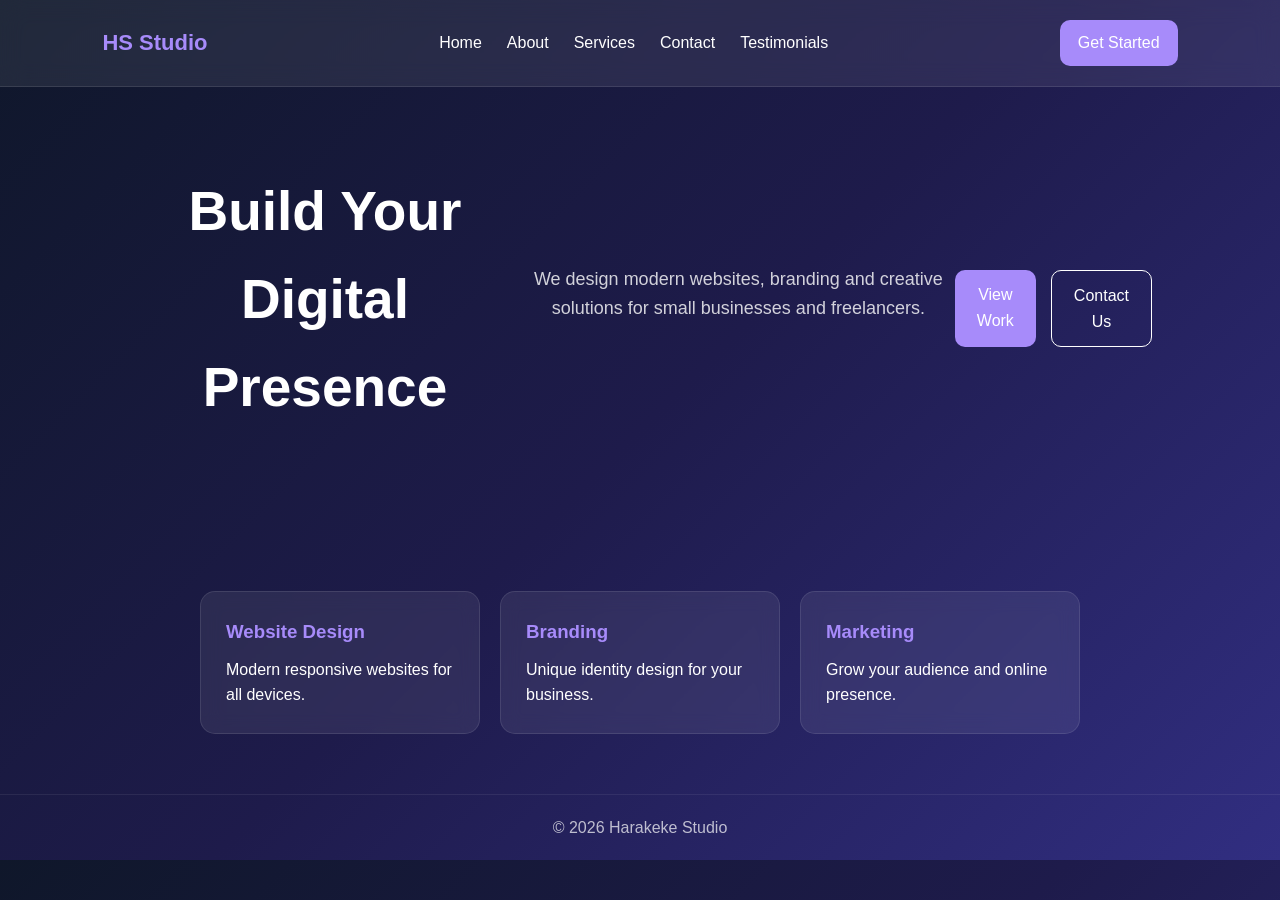
<file: index.html>
<!DOCTYPE html>
<html lang="en">
<head>
<meta charset="UTF-8">
<meta name="viewport" content="width=device-width, initial-scale=1.0">
<title>Harakeke Studio</title>

<link rel="stylesheet" href="style.css">
</head>

<body>

<header class="nav">

    <div class="logo">HS Studio</div>

    <nav>
        <ul>
            <li><a href="index.html">Home</a></li>
            <li><a href="about.html">About</a></li>
            <li><a href="services.html">Services</a></li>
            <li><a href="contact.html">Contact</a></li>
            <li><a href="testimonials.html">Testimonials</a></li>
        </ul>
    </nav>
    <a class="btn" href="#">Get Started</a>

</header>

<section class="hero"

    <div class="hero-content">

        <h1>Build Your Digital Presence</h1>

        <p>
            We design modern websites, branding and creative solutions
            for small businesses and freelancers.
        </p>

        <div class="buttons">
            <a href="#" class="primary">View Work</a>
            <a href="#" class="secondary">Contact Us</a>
        </div>

    </div>

</section>

<section class="cards">

    <div class="card">
        <h3>Website Design</h3>
        <p>Modern responsive websites for all devices.</p>
    </div>

    <div class="card">
        <h3>Branding</h3>
        <p>Unique identity design for your business.</p>
    </div>

    <div class="card">
        <h3>Marketing</h3>
        <p>Grow your audience and online presence.</p>
    </div>

</section>

<footer>
    © 2026 Harakeke Studio
</footer>

</body>
</html>
</file>
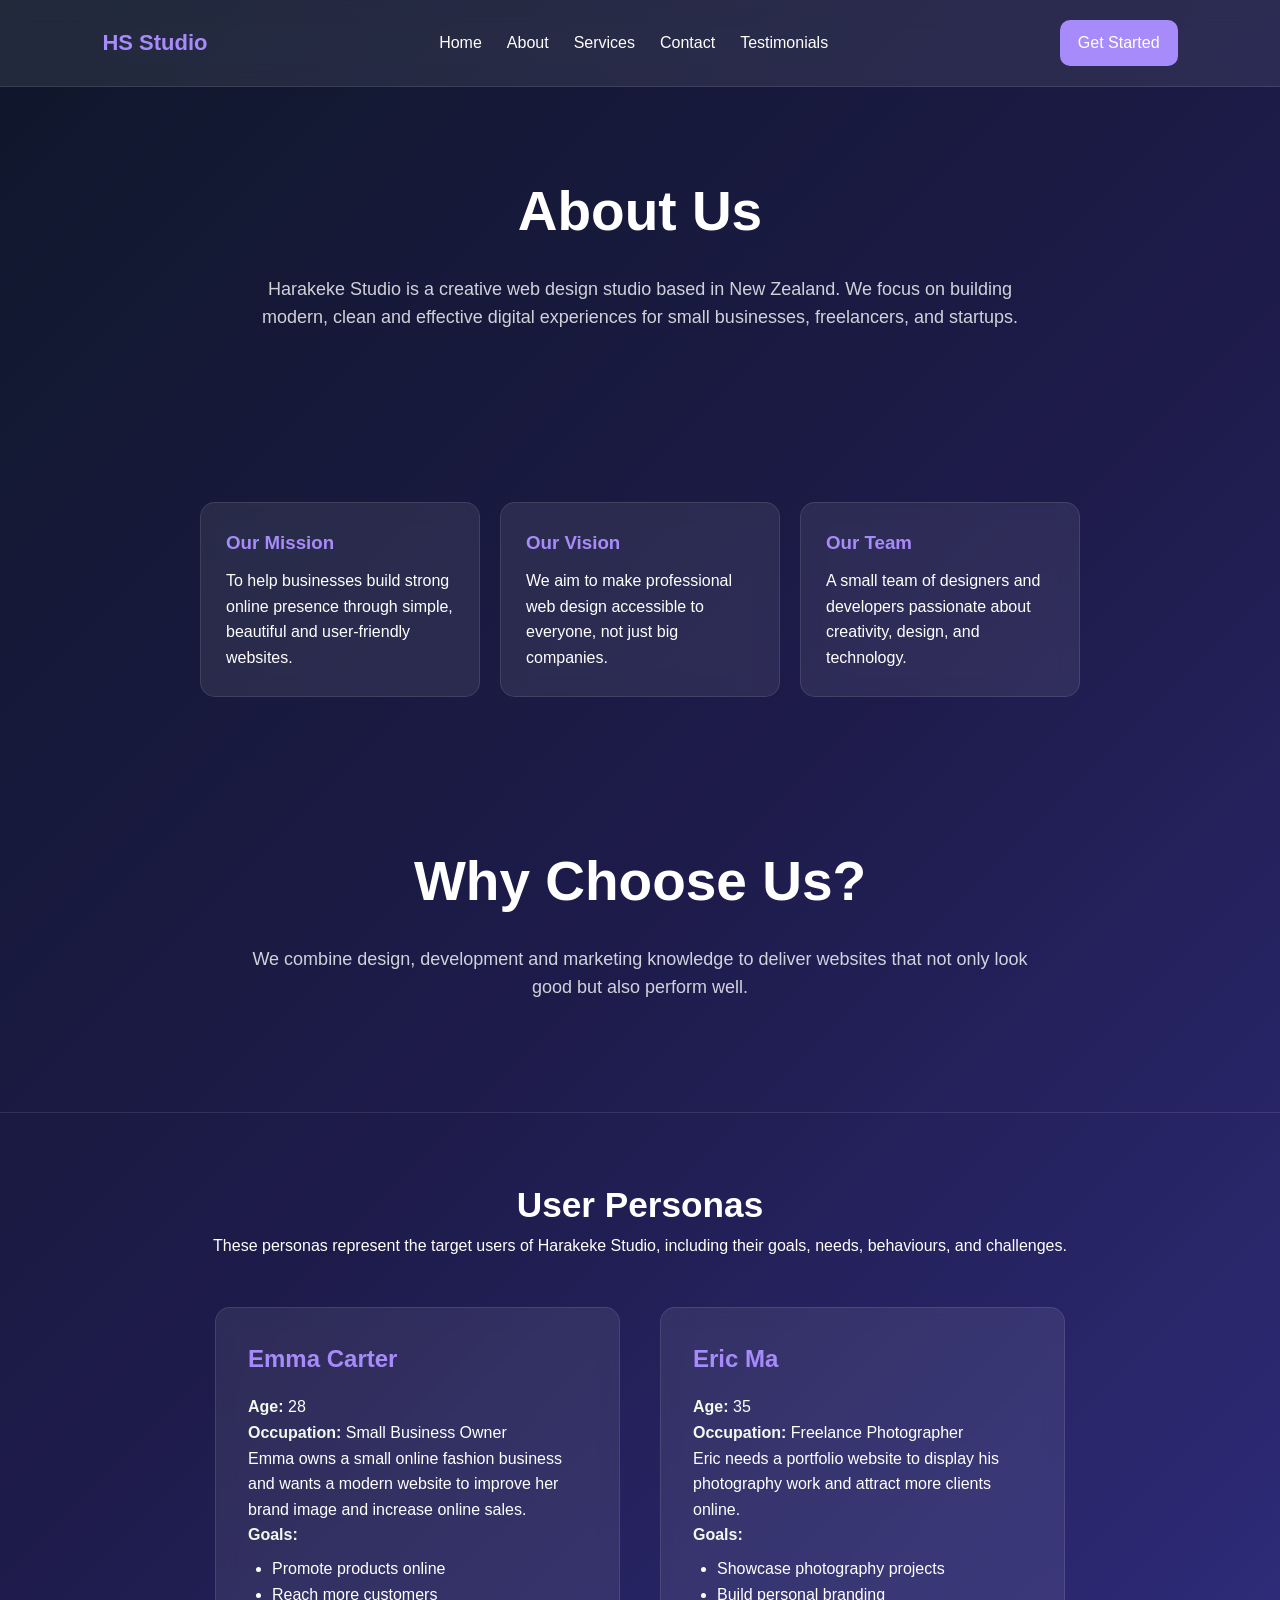
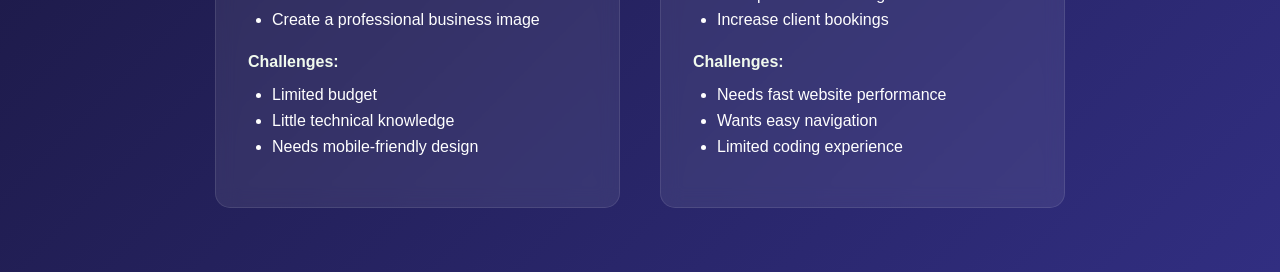
<file: about.html>
<!DOCTYPE html>
<html lang="en">
<head>
<meta charset="UTF-8">
<meta name="viewport" content="width=device-width, initial-scale=1.0">
<title>About - Harakeke Studio</title>

<link rel="stylesheet" href="style.css">
</head>

<body>

<header class="nav">

    <div class="logo">HS Studio</div>

      <nav>
        <ul>
            <li><a href="index.html">Home</a></li>
            <li><a href="about.html">About</a></li>
            <li><a href="services.html">Services</a></li>
            <li><a href="contact.html">Contact</a></li>
            <li><a href="testimonials.html">Testimonials</a></li>
        </ul>
    </nav>
    <a class="btn" href="#">Get Started</a>

</header>

<section class="hero">

    <div class="hero-content">

        <h1>About Us</h1>

        <p>
            Harakeke Studio is a creative web design studio based in New Zealand.
            We focus on building modern, clean and effective digital experiences
            for small businesses, freelancers, and startups.
        </p>

    </div>

</section>


<section class="cards">

    <div class="card">
        <h3>Our Mission</h3>
        <p>
            To help businesses build strong online presence through simple,
            beautiful and user-friendly websites.
        </p>
    </div>

    <div class="card">
        <h3>Our Vision</h3>
        <p>
            We aim to make professional web design accessible to everyone,
            not just big companies.
        </p>
    </div>

    <div class="card">
        <h3>Our Team</h3>
        <p>
            A small team of designers and developers passionate about creativity,
            design, and technology.
        </p>
    </div>

</section>

<section class="hero" style="height:auto; padding:80px 10%;">

    <div class="hero-content">

        <h1>Why Choose Us?</h1>

        <p>
            We combine design, development and marketing knowledge to deliver websites
            that not only look good but also perform well.
        </p>

    </div>

</section>
<section class="personas-section">
    <div class="hero-content">
        <h1>User Personas</h1>
        <p>
            These personas represent the target users of Harakeke Studio,
            including their goals, needs, behaviours, and challenges.
        </p>
    </div>

    <div class="personas-cards">

        <div class="persona-card">
            <h3>Emma Carter</h3>
            <p><strong>Age:</strong> 28</p>
            <p><strong>Occupation:</strong> Small Business Owner</p>
            <p>
                Emma owns a small online fashion business and wants a modern
                website to improve her brand image and increase online sales.
            </p>
            <p><strong>Goals:</strong></p>
            <ul>
                <li>Promote products online</li>
                <li>Reach more customers</li>
                <li>Create a professional business image</li>
            </ul>
            <p><strong>Challenges:</strong></p>
            <ul>
                <li>Limited budget</li>
                <li>Little technical knowledge</li>
                <li>Needs mobile-friendly design</li>
            </ul>
        </div>

        <div class="persona-card">
            <h3>Eric Ma</h3>
            <p><strong>Age:</strong> 35</p>
            <p><strong>Occupation:</strong> Freelance Photographer</p>
            <p>
                Eric needs a portfolio website to display his photography work
                and attract more clients online.
            </p>
            <p><strong>Goals:</strong></p>
            <ul>
                <li>Showcase photography projects</li>
                <li>Build personal branding</li>
                <li>Increase client bookings</li>
            </ul>
            <p><strong>Challenges:</strong></p>
            <ul>
                <li>Needs fast website performance</li>
                <li>Wants easy navigation</li>
                <li>Limited coding experience</li>
            </ul>
        </div>
    </div>
</section>
</file>
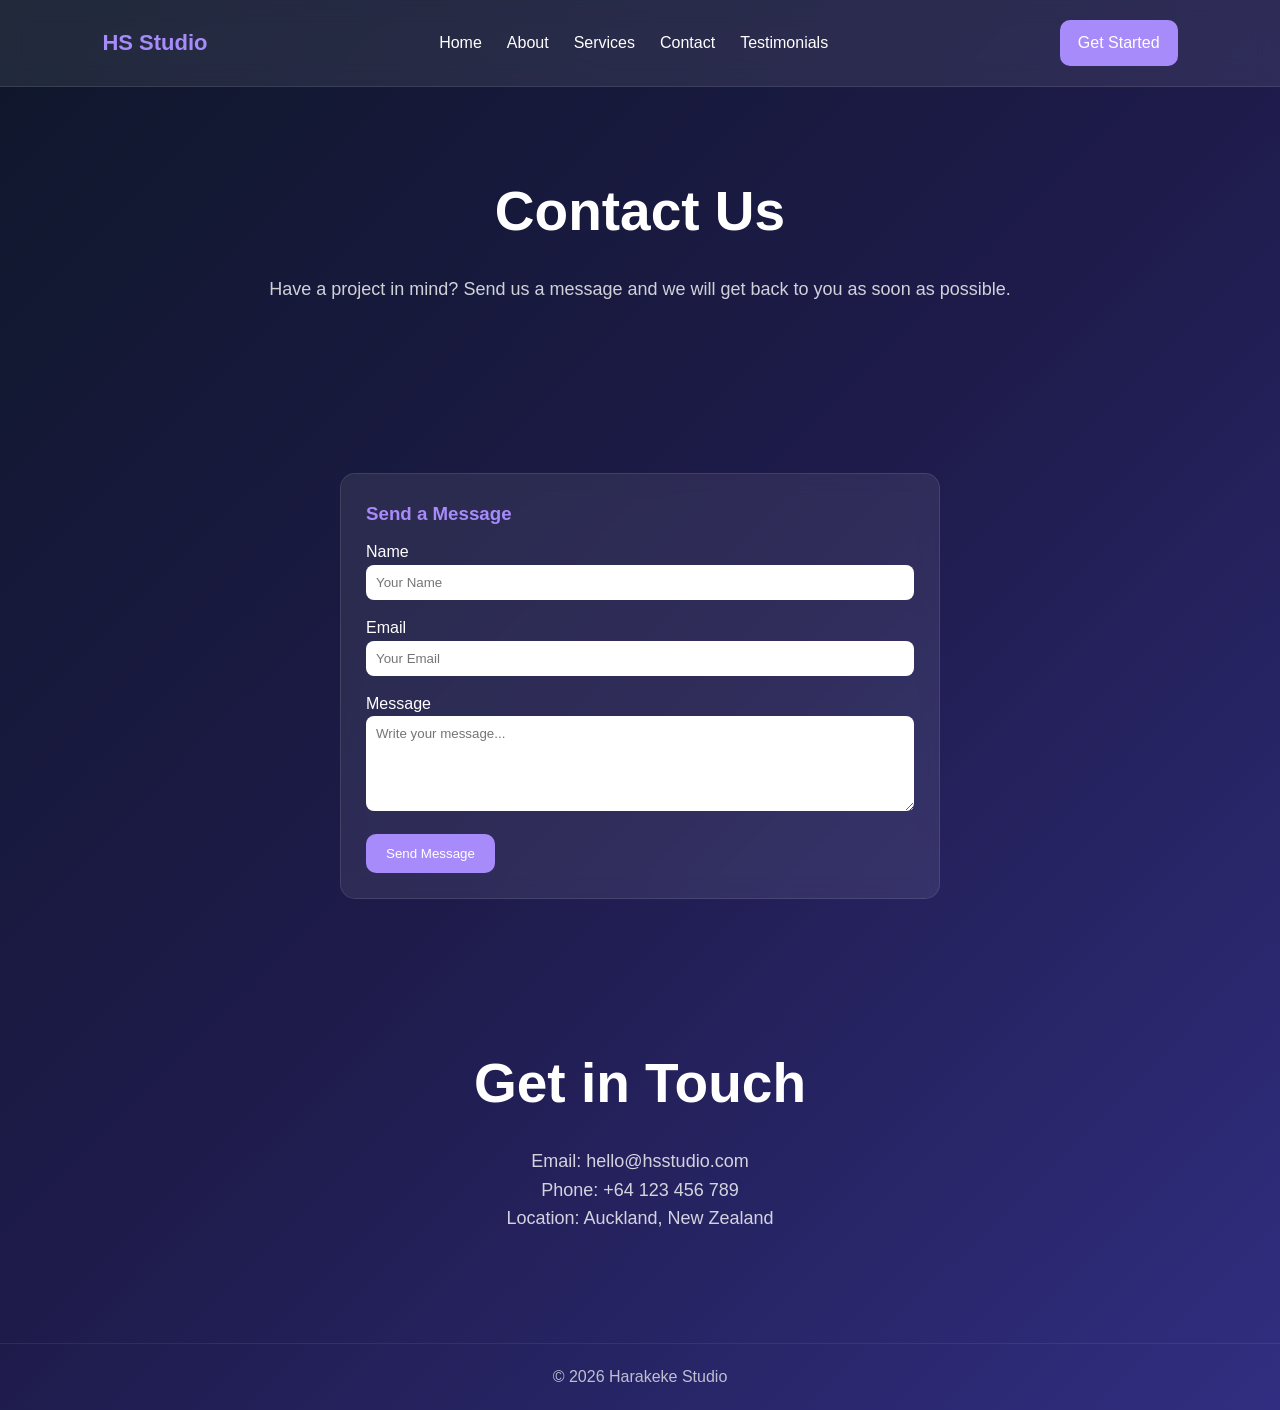
<file: contact.html>
<!DOCTYPE html>
<html lang="en">
<head>
<meta charset="UTF-8">
<meta name="viewport" content="width=device-width, initial-scale=1.0">
<title>Contact - Harakeke Studio</title>

<link rel="stylesheet" href="style.css">
</head>

<body>

<header class="nav">

    <div class="logo">HS Studio</div>

        <nav>
        <ul>
            <li><a href="index.html">Home</a></li>
            <li><a href="about.html">About</a></li>
            <li><a href="services.html">Services</a></li>
            <li><a href="contact.html">Contact</a></li>
            <li><a href="testimonials.html">Testimonials</a></li>
        </ul>
    </nav>
    <a class="btn" href="#">Get Started</a>

</header>

<section class="hero">

    <div class="hero-content">

        <h1>Contact Us</h1>

        <p>
            Have a project in mind? Send us a message and we will get back to you as soon as possible.
        </p>

    </div>

</section>

<section class="cards">

    <div class="card" style="width:600px;">

        <h3>Send a Message</h3>

        <form>

            <p>Name</p>
            <input type="text" placeholder="Your Name" style="width:100%; padding:10px; margin-bottom:15px; border-radius:8px; border:none;">

            <p>Email</p>
            <input type="email" placeholder="Your Email" style="width:100%; padding:10px; margin-bottom:15px; border-radius:8px; border:none;">

            <p>Message</p>
            <textarea placeholder="Write your message..." rows="5"
                style="width:100%; padding:10px; margin-bottom:15px; border-radius:8px; border:none;"></textarea>

            <button type="submit"
                style="background:#a78bfa; color:white; padding:12px 20px; border:none; border-radius:10px; cursor:pointer;">
                Send Message
            </button>

        </form>

    </div>

</section>

<section class="hero" style="height:auto; padding:80px 10%;">

    <div class="hero-content">

        <h1>Get in Touch</h1>

        <p>
            Email: hello@hsstudio.com <br>
            Phone: +64 123 456 789 <br>
            Location: Auckland, New Zealand
        </p>

    </div>

</section>

<footer>
    © 2026 Harakeke Studio
</footer>

</body>
</html>
</file>
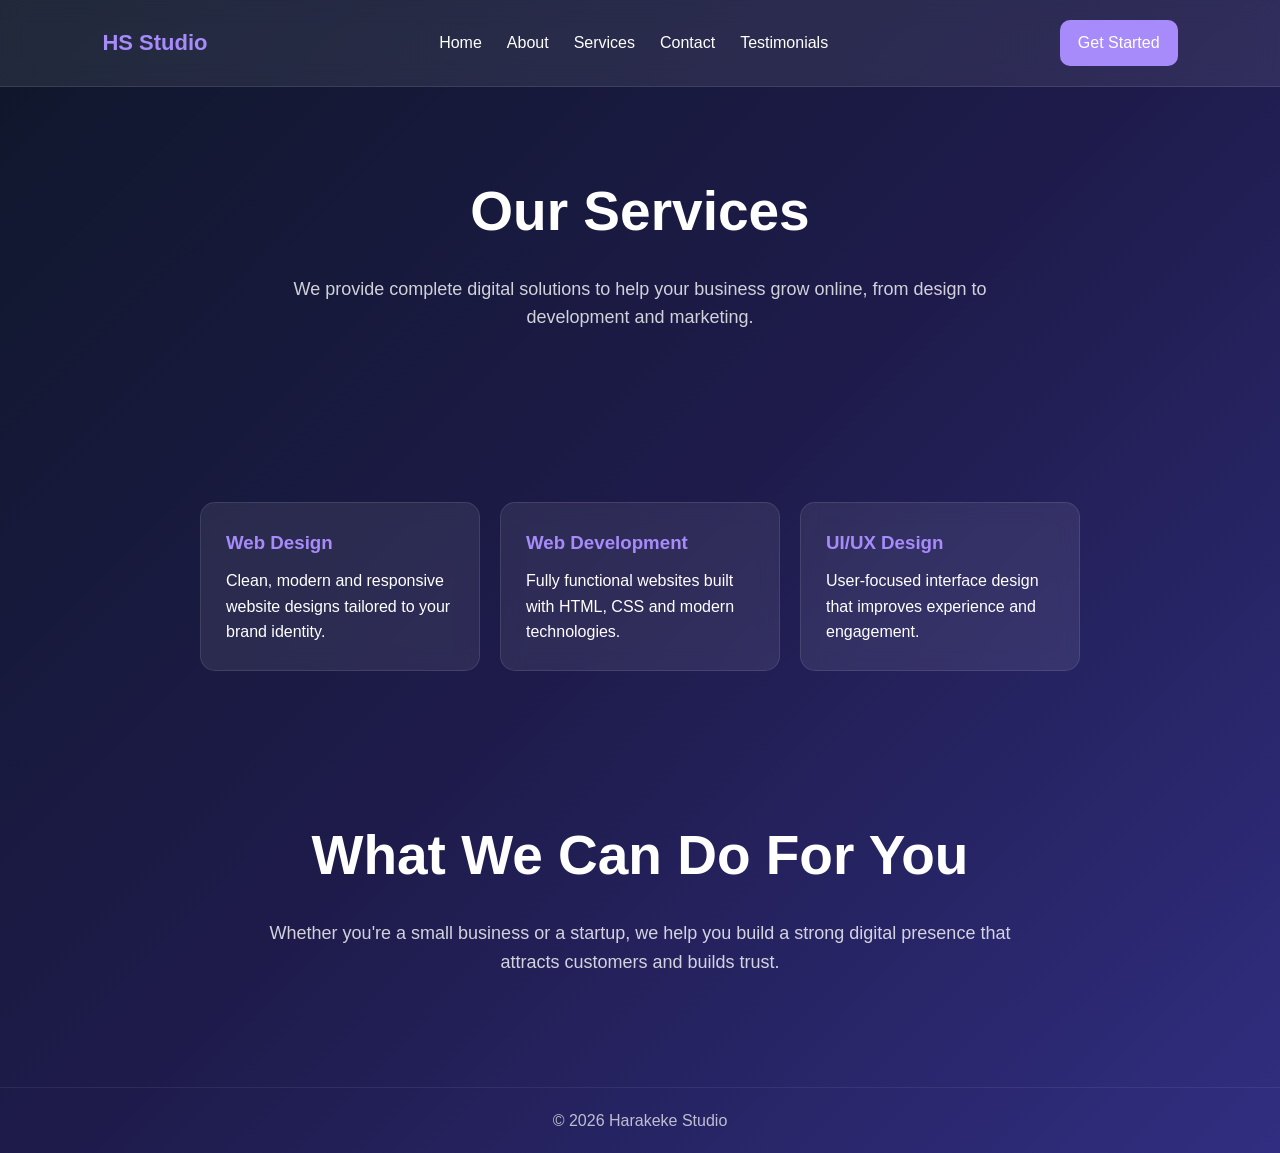
<file: services.html>
<!DOCTYPE html>
<html lang="en">
<head>
<meta charset="UTF-8">
<meta name="viewport" content="width=device-width, initial-scale=1.0">
<title>Services - Harakeke Studio</title>

<link rel="stylesheet" href="style.css">
</head>

<body>

<header class="nav">

    <div class="logo">HS Studio</div>

    <nav>
        <ul>
            <li><a href="index.html">Home</a></li>
            <li><a href="about.html">About</a></li>
            <li><a href="services.html">Services</a></li>
            <li><a href="contact.html">Contact</a></li>
            <li><a href="testimonials.html">Testimonials</a></li>
        </ul>
    </nav>

    <a class="btn" href="#">Get Started</a>

</header>

<section class="hero">

    <div class="hero-content">

        <h1>Our Services</h1>

        <p>
            We provide complete digital solutions to help your business grow online,
            from design to development and marketing.
        </p>

    </div>

</section>

<section class="cards">

    <div class="card">
        <h3>Web Design</h3>
        <p>
            Clean, modern and responsive website designs tailored to your brand identity.
        </p>
    </div>

    <div class="card">
        <h3>Web Development</h3>
        <p>
            Fully functional websites built with HTML, CSS and modern technologies.
        </p>
    </div>

    <div class="card">
        <h3>UI/UX Design</h3>
        <p>
            User-focused interface design that improves experience and engagement.
        </p>
    </div>

</section>

<section class="hero" style="height:auto; padding:80px 10%;">

    <div class="hero-content">

        <h1>What We Can Do For You</h1>

        <p>
            Whether you're a small business or a startup, we help you build a strong
            digital presence that attracts customers and builds trust.
        </p>

    </div>

</section>

<footer>
    © 2026 Harakeke Studio
</footer>

</body>
</html>
</file>
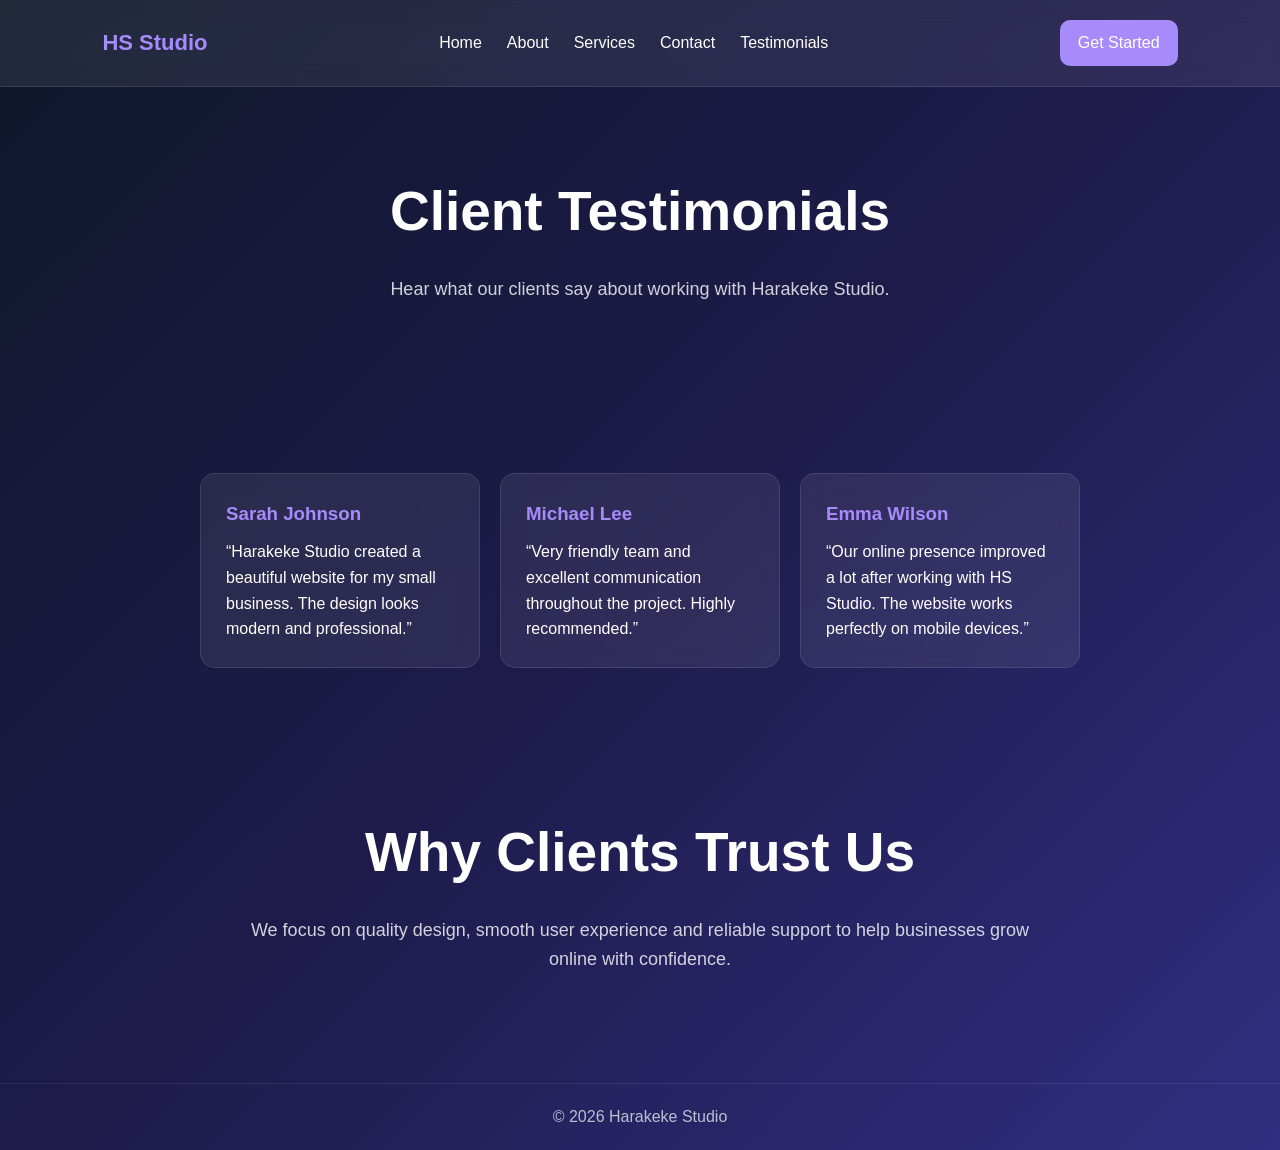
<file: testimonials.html>
<!DOCTYPE html>
<html lang="en">
<head>
<meta charset="UTF-8">
<meta name="viewport" content="width=device-width, initial-scale=1.0">
<title>Testimonials - Harakeke Studio</title>

<link rel="stylesheet" href="style.css">
</head>

<body>

<header class="nav">

    <div class="logo">HS Studio</div>

    <nav>
        <ul>
            <li><a href="index.html">Home</a></li>
            <li><a href="about.html">About</a></li>
            <li><a href="services.html">Services</a></li>
            <li><a href="contact.html">Contact</a></li>
            <li><a href="testimonials.html">Testimonials</a></li>
        </ul>
    </nav>

    <a class="btn" href="#">Get Started</a>

</header>

<section class="hero">

    <div class="hero-content">

        <h1>Client Testimonials</h1>

        <p>
            Hear what our clients say about working with Harakeke Studio.
        </p>

    </div>

</section>

<section class="cards">

    <div class="card">
        <h3>Sarah Johnson</h3>

        <p>
            “Harakeke Studio created a beautiful website for my small business.
            The design looks modern and professional.”
        </p>
    </div>

    <div class="card">
        <h3>Michael Lee</h3>

        <p>
            “Very friendly team and excellent communication throughout the project.
            Highly recommended.”
        </p>
    </div>

    <div class="card">
        <h3>Emma Wilson</h3>

        <p>
            “Our online presence improved a lot after working with HS Studio.
            The website works perfectly on mobile devices.”
        </p>
    </div>

</section>

<section class="hero" style="height:auto; padding:80px 10%;">

    <div class="hero-content">

        <h1>Why Clients Trust Us</h1>

        <p>
            We focus on quality design, smooth user experience and reliable support
            to help businesses grow online with confidence.
        </p>

    </div>

</section>

<footer>
    © 2026 Harakeke Studio
</footer>

</body>
</html>
</file>
<file: style.css>
* {
    margin: 0;
    padding: 0;
    box-sizing: border-box;
    font-family: Arial, sans-serif;
}

body {
    background: linear-gradient(135deg, #0f172a, #1e1b4b, #312e81);
    color: white;
    line-height: 1.6;
}

.nav {
    position: sticky;
    top: 0;
    z-index: 100;
    display: flex;
    justify-content: space-between;
    align-items: center;
    padding: 20px 8%;
    background: rgba(255, 255, 255, 0.08);
    backdrop-filter: blur(12px);
    border-bottom: 1px solid rgba(255, 255, 255, 0.1);
}

.logo {
    font-size: 22px;
    font-weight: bold;
    color: #a78bfa;
}

nav ul {
    display: flex;
    list-style: none;
    gap: 25px;
}

nav ul li a {
    color: white;
    text-decoration: none;
}

.btn {
    background: #a78bfa;
    padding: 10px 18px;
    border-radius: 10px;
    text-decoration: none;
    color: white;
}

.hero {
    display: flex;
    align-items: center;
    justify-content: center;
    text-align: center;
    padding: 80px 10%;
}

.index-hero {
    height: 90vh;
}

.hero h1 {
    font-size: 55px;
    margin-bottom: 20px;
}

.hero p {
    font-size: 18px;
    opacity: 0.8;
    margin-bottom: 30px;
    max-width: 800px;
    margin-left: auto;
    margin-right: auto;
}

.buttons {
    display: flex;
    gap: 15px;
    justify-content: center;
}

.primary {
    background: #a78bfa;
    padding: 12px 22px;
    border-radius: 10px;
    color: white;
    text-decoration: none;
}

.secondary {
    border: 1px solid white;
    padding: 12px 22px;
    border-radius: 10px;
    color: white;
    text-decoration: none;
}

.cards {
    display: flex;
    justify-content: center;
    gap: 20px;
    padding: 60px 8%;
    flex-wrap: wrap;
}

.card {
    background: rgba(255, 255, 255, 0.08);
    padding: 25px;
    border-radius: 15px;
    width: 280px;
    backdrop-filter: blur(10px);
    border: 1px solid rgba(255, 255, 255, 0.1);
}

.card h3 {
    margin-bottom: 10px;
    color: #a78bfa;
}

.personas-section {
    padding: 4rem 10%;
    border-top: 1px solid rgba(255, 255, 255, 0.1);
}

.personas-section .hero-content {
    text-align: center;
    margin-bottom: 3rem;
}

.personas-section .hero-content h1 {
    color: white;
    font-size: 2.2rem;
}

.personas-cards {
    display: grid;
    grid-template-columns: repeat(auto-fit, minmax(320px, 1fr));
    gap: 2.5rem;
    max-width: 850px;
    margin: 0 auto;
}

.persona-card {
    background: rgba(255, 255, 255, 0.08);
    backdrop-filter: blur(10px);
    padding: 2rem;
    border-radius: 15px;
    border: 1px solid rgba(255, 255, 255, 0.1);
}

.persona-card h3 {
    font-size: 1.5rem;
    margin-bottom: 1rem;
    color: #a78bfa;
}

.persona-card strong {
    color: #f1faee;
}

.persona-card ul {
    margin-left: 1.5rem;
    margin-top: 0.5rem;
    margin-bottom: 1rem;
}

footer {
    text-align: center;
    padding: 20px;
    opacity: 0.7;
    border-top: 1px solid rgba(255, 255, 255, 0.1);
}
</file>
